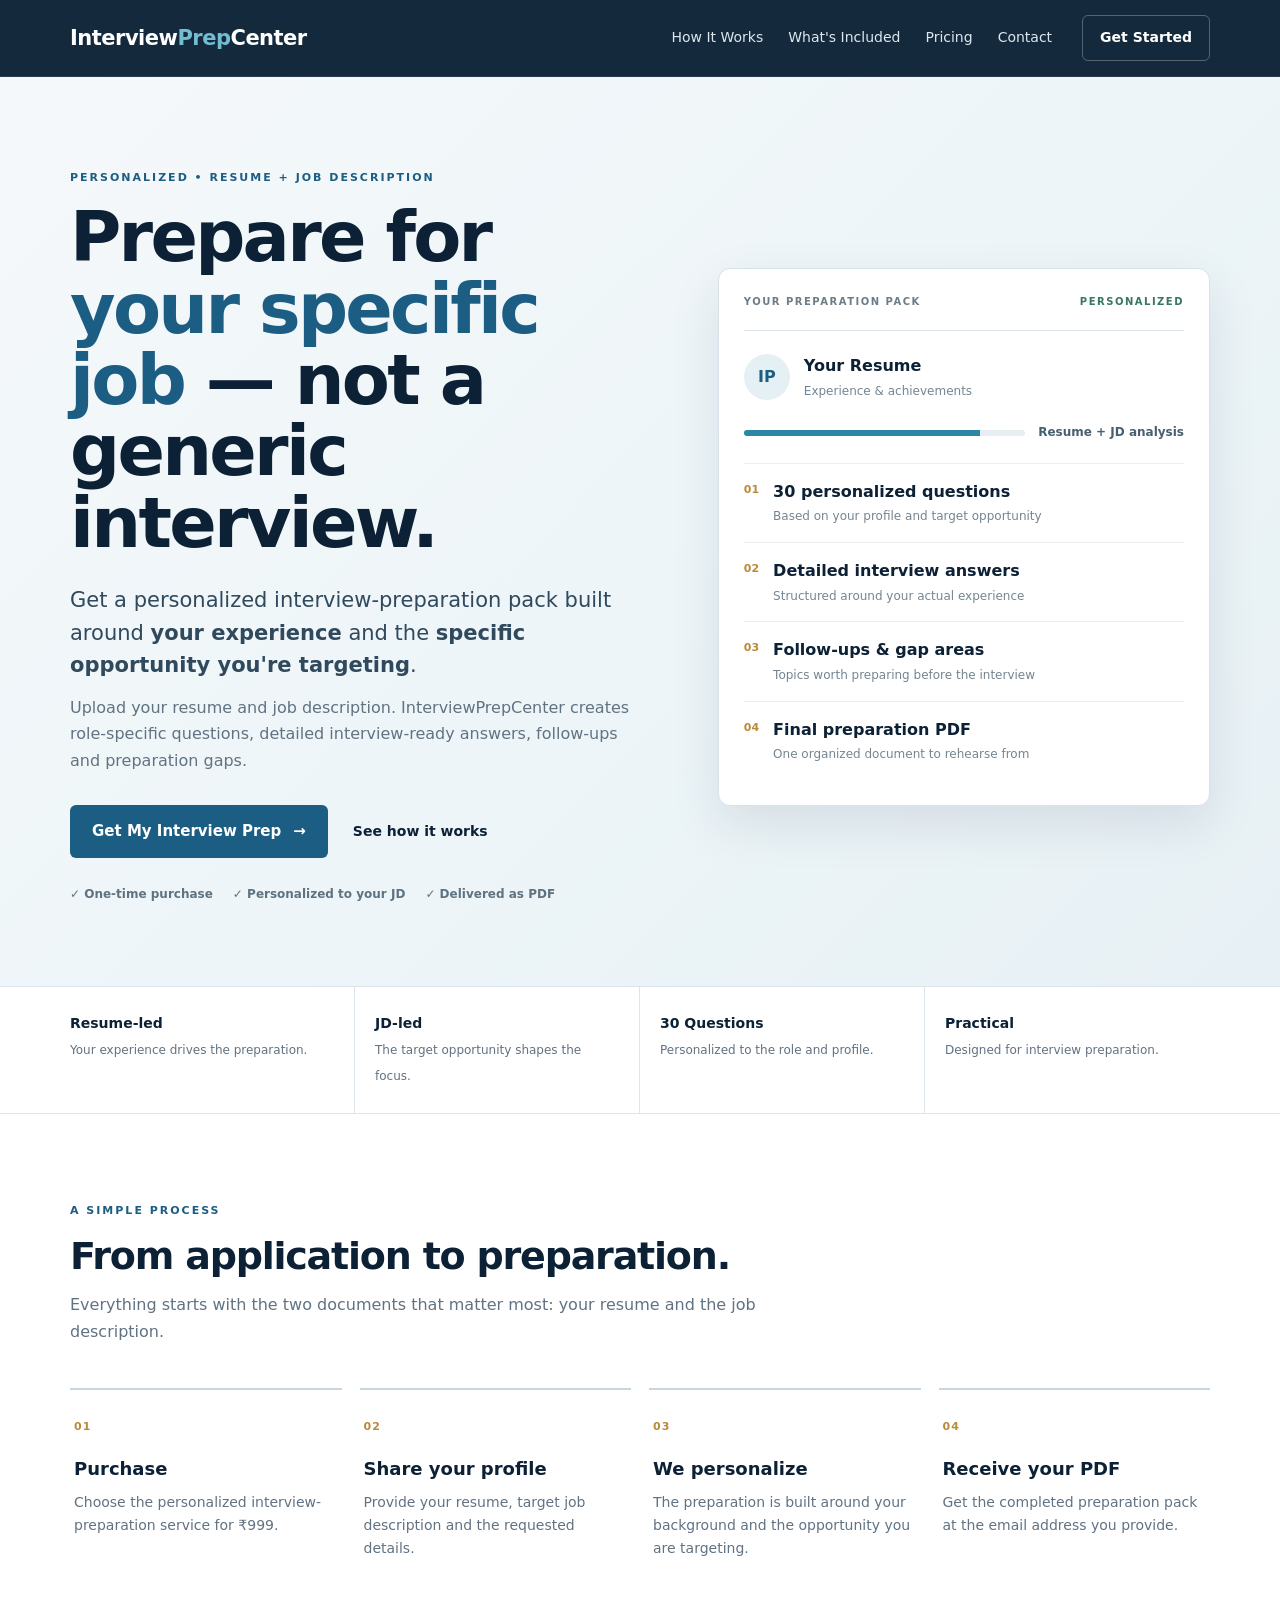
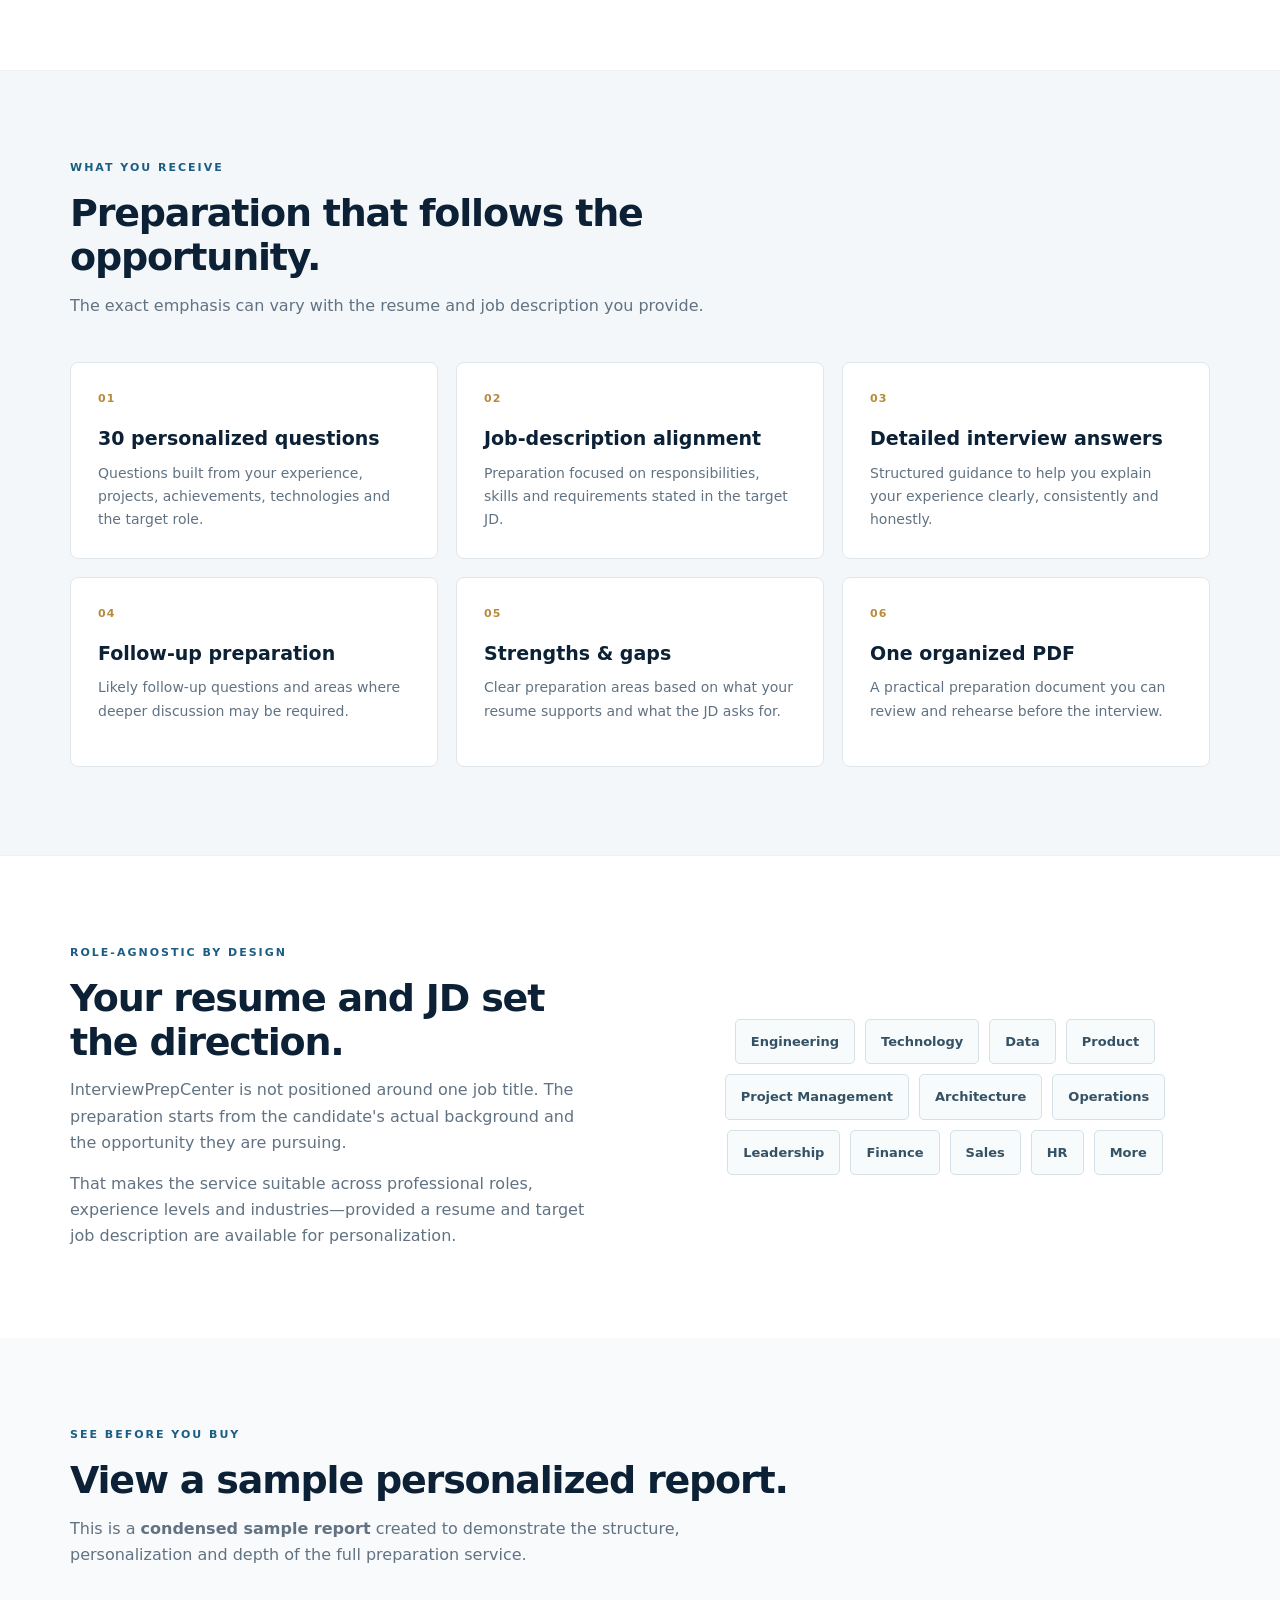
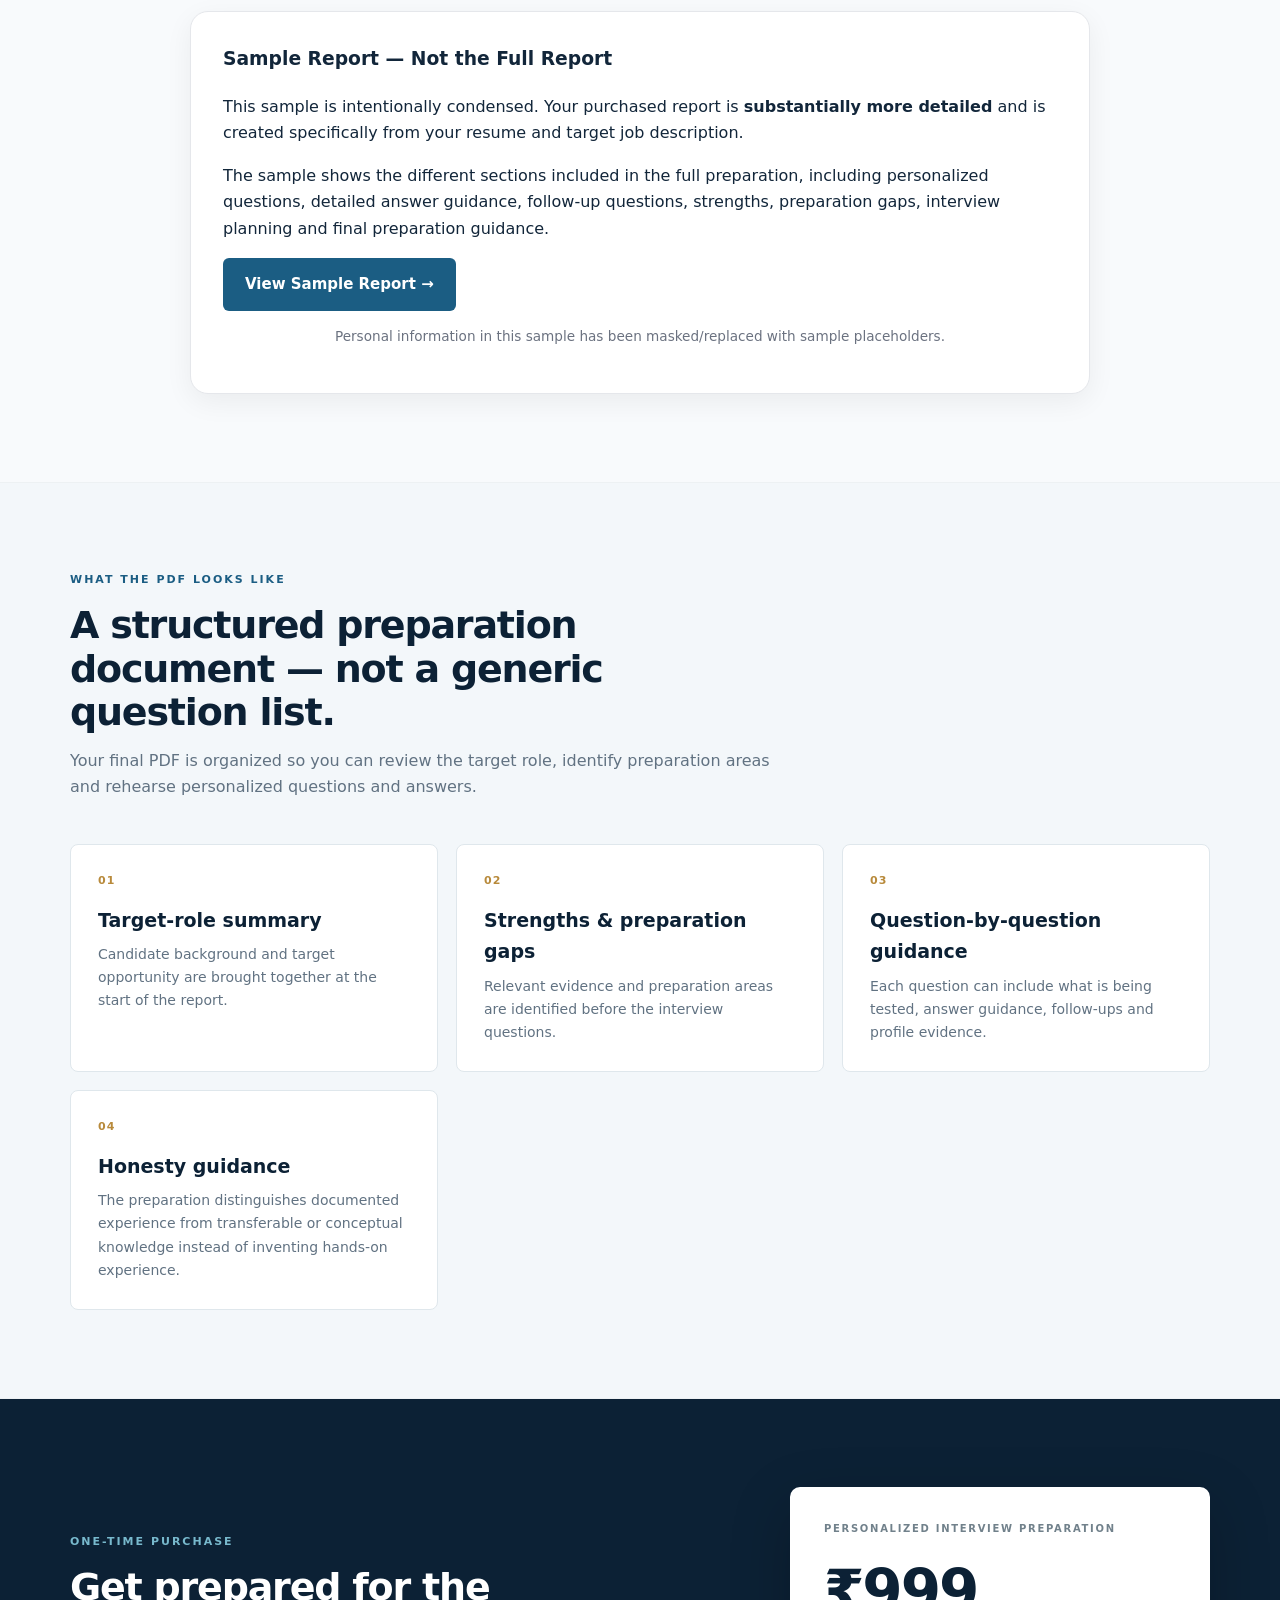
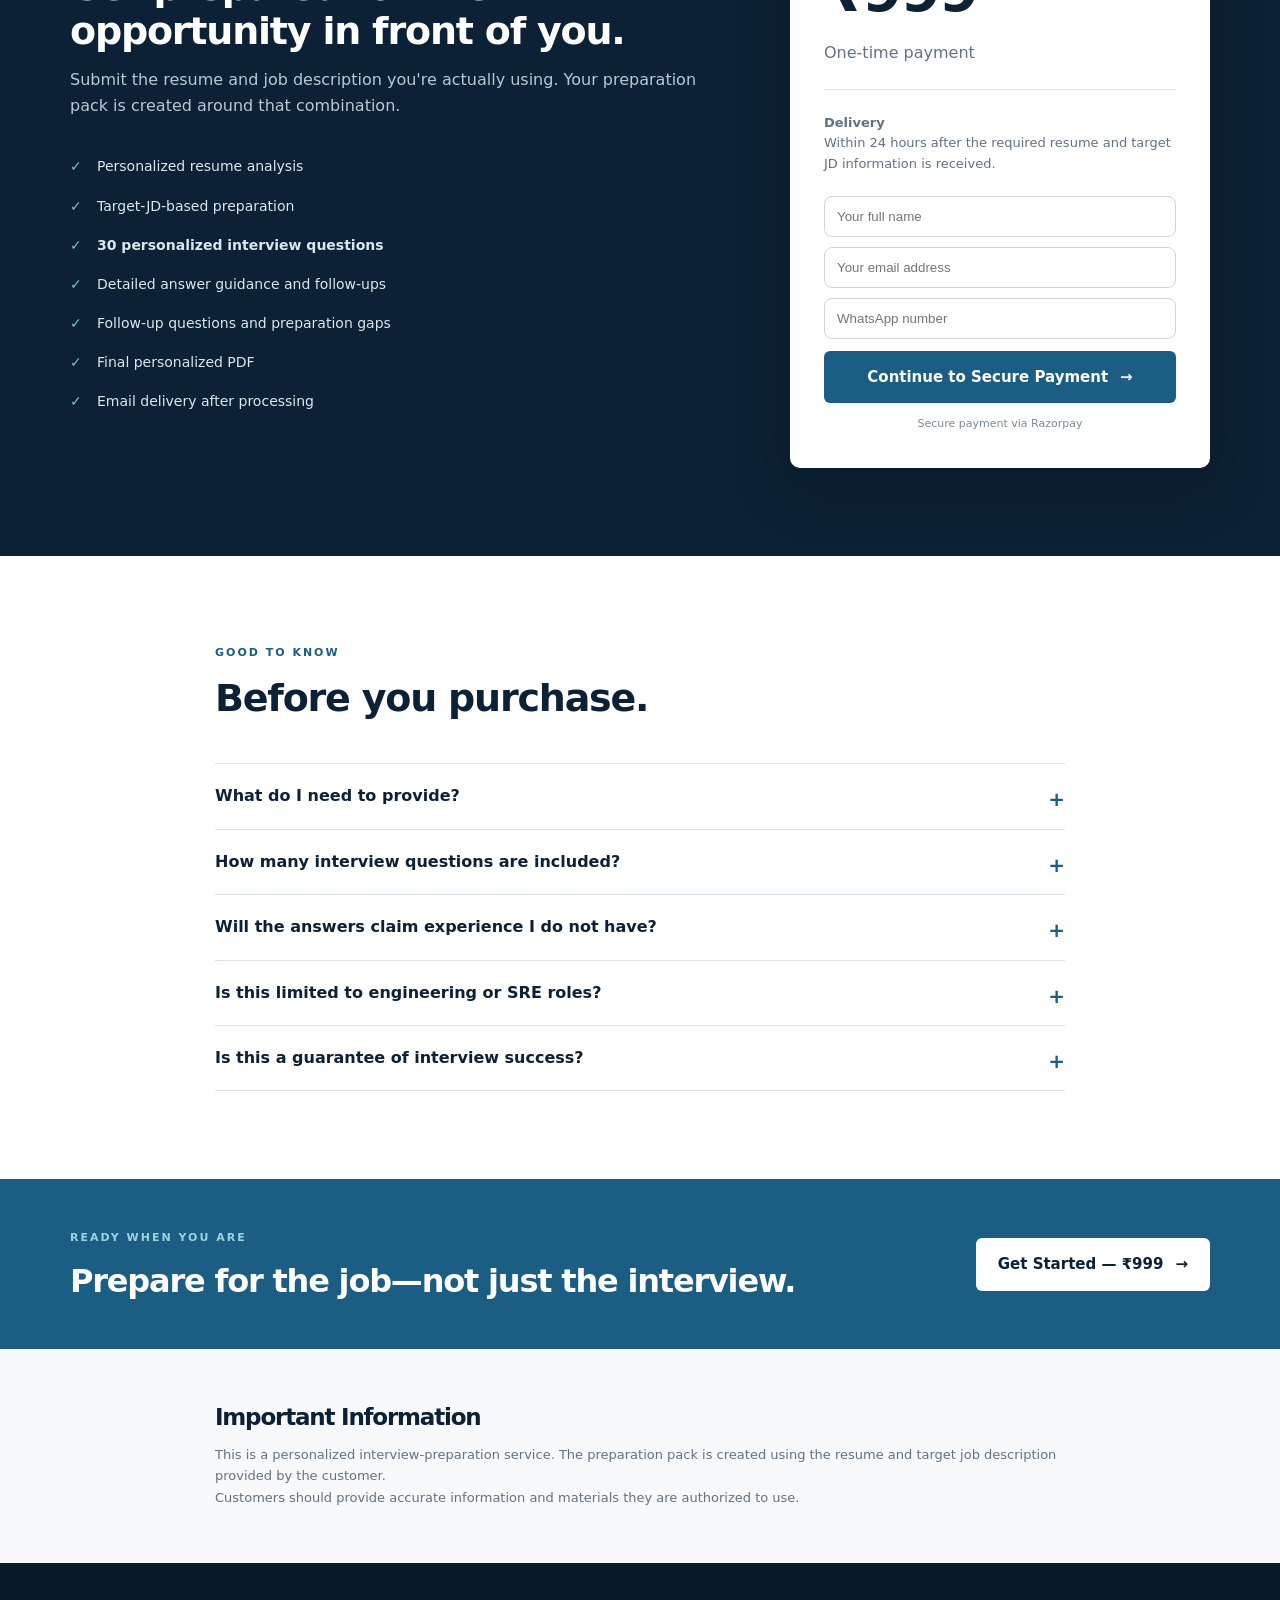
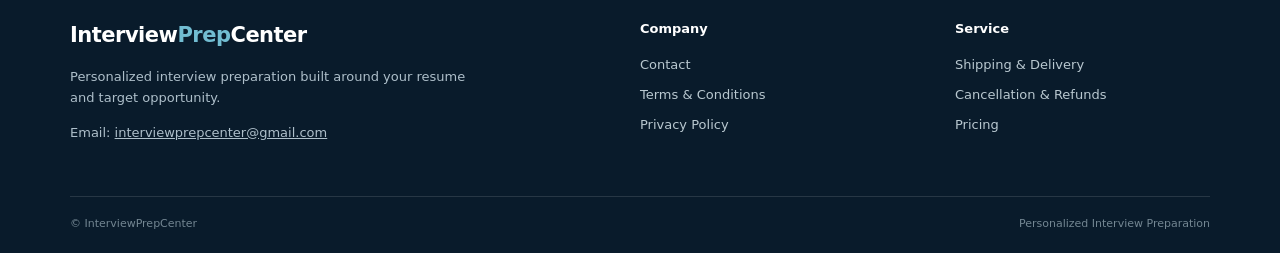
<file: index.html>
<!doctype html>
<html lang="en">
<head>
  <meta charset="utf-8">
  <meta name="viewport" content="width=device-width,initial-scale=1">
  <title>InterviewPrepCenter — Personalized Interview Preparation</title>
  <meta name="description" content="Personalized interview preparation built around your resume and the job description you are targeting.">
  <link rel="stylesheet" href="style.css">
  <style>
    .sample-section { background: #f8fafc; }
    .sample-card { max-width: 900px; margin: 0 auto; background: #fff; border: 1px solid #e5e7eb; border-radius: 18px; padding: 32px; box-shadow: 0 8px 28px rgba(0,0,0,.06); }
    .sample-card h3 { margin-top: 0; }
    .sample-card p { line-height: 1.65; }
    .sample-card .secure-note { margin-top: 14px; color: #6b7280; font-size: .85rem; }
  </style>

</head>
<body>
<header class="site-header">
  <nav class="nav container">
    <a class="logo" href="index.html">Interview<span>Prep</span>Center</a>
    <div class="nav-links">
      <a href="#how">How It Works</a>
      <a href="#included">What's Included</a>
      <a href="#pricing">Pricing</a>
      <a href="contact.html">Contact</a>
    </div>
    <a class="nav-cta" href="#pricing">Get Started</a>
  </nav>
</header>

<main>
  <section class="hero">
    <div class="container hero-grid">
      <div class="hero-copy">
        <div class="eyebrow">PERSONALIZED • RESUME + JOB DESCRIPTION</div>
        <h1>Prepare for <em>your specific job</em> — not a generic interview.</h1>
        <p class="hero-lead">Get a personalized interview-preparation pack built around <strong>your experience</strong> and the <strong>specific opportunity you're targeting</strong>.</p>
        <p class="hero-sub">Upload your resume and job description. InterviewPrepCenter creates role-specific questions, detailed interview-ready answers, follow-ups and preparation gaps.</p>
        <div class="hero-actions">
          <a class="btn btn-primary" href="#pricing">Get My Interview Prep <span>→</span></a>
          <a class="text-link" href="#how">See how it works</a>
        </div>
        <div class="trust-row"><span>✓ One-time purchase</span><span>✓ Personalized to your JD</span><span>✓ Delivered as PDF</span></div>
      </div>
      <div class="hero-panel">
        <div class="panel-top"><span>YOUR PREPARATION PACK</span><span class="status">PERSONALIZED</span></div>
        <div class="profile-line"><div class="avatar">IP</div><div><strong>Your Resume</strong><small>Experience & achievements</small></div></div>
        <div class="match-line"><div class="match-bar"><span></span></div><strong>Resume + JD analysis</strong></div>
        <div class="prep-list">
          <div><span>01</span><p><strong>30 personalized questions</strong><small>Based on your profile and target opportunity</small></p></div>
          <div><span>02</span><p><strong>Detailed interview answers</strong><small>Structured around your actual experience</small></p></div>
          <div><span>03</span><p><strong>Follow-ups & gap areas</strong><small>Topics worth preparing before the interview</small></p></div>
          <div><span>04</span><p><strong>Final preparation PDF</strong><small>One organized document to rehearse from</small></p></div>
        </div>
      </div>
    </div>
  </section>

  <section class="proof-strip">
    <div class="container proof-grid"><div><strong>Resume-led</strong><span>Your experience drives the preparation.</span></div><div><strong>JD-led</strong><span>The target opportunity shapes the focus.</span></div><div><strong>30 Questions</strong><span>Personalized to the role and profile.</span></div><div><strong>Practical</strong><span>Designed for interview preparation.</span></div></div>
  </section>

  <section id="how" class="section">
    <div class="container">
      <div class="section-heading"><div class="eyebrow">A SIMPLE PROCESS</div><h2>From application to preparation.</h2><p>Everything starts with the two documents that matter most: your resume and the job description.</p></div>
      <div class="steps">
        <div class="step"><span>01</span><h3>Purchase</h3><p>Choose the personalized interview-preparation service for ₹999.</p></div>
        <div class="step"><span>02</span><h3>Share your profile</h3><p>Provide your resume, target job description and the requested details.</p></div>
        <div class="step"><span>03</span><h3>We personalize</h3><p>The preparation is built around your background and the opportunity you are targeting.</p></div>
        <div class="step"><span>04</span><h3>Receive your PDF</h3><p>Get the completed preparation pack at the email address you provide.</p></div>
      </div>
    </div>
  </section>

  <section id="included" class="section section-soft">
    <div class="container">
      <div class="section-heading"><div class="eyebrow">WHAT YOU RECEIVE</div><h2>Preparation that follows the opportunity.</h2><p>The exact emphasis can vary with the resume and job description you provide.</p></div>
      <div class="feature-grid">
        <article class="feature"><div class="feature-icon">01</div><h3>30 personalized questions</h3><p>Questions built from your experience, projects, achievements, technologies and the target role.</p></article>
        <article class="feature"><div class="feature-icon">02</div><h3>Job-description alignment</h3><p>Preparation focused on responsibilities, skills and requirements stated in the target JD.</p></article>
        <article class="feature"><div class="feature-icon">03</div><h3>Detailed interview answers</h3><p>Structured guidance to help you explain your experience clearly, consistently and honestly.</p></article>
        <article class="feature"><div class="feature-icon">04</div><h3>Follow-up preparation</h3><p>Likely follow-up questions and areas where deeper discussion may be required.</p></article>
        <article class="feature"><div class="feature-icon">05</div><h3>Strengths & gaps</h3><p>Clear preparation areas based on what your resume supports and what the JD asks for.</p></article>
        <article class="feature"><div class="feature-icon">06</div><h3>One organized PDF</h3><p>A practical preparation document you can review and rehearse before the interview.</p></article>
      </div>
    </div>
  </section>

  <section class="section audience">
    <div class="container audience-grid">
      <div><div class="eyebrow">ROLE-AGNOSTIC BY DESIGN</div><h2>Your resume and JD set the direction.</h2><p>InterviewPrepCenter is not positioned around one job title. The preparation starts from the candidate's actual background and the opportunity they are pursuing.</p><p>That makes the service suitable across professional roles, experience levels and industries—provided a resume and target job description are available for personalization.</p></div>
      <div class="role-cloud"><span>Engineering</span><span>Technology</span><span>Data</span><span>Product</span><span>Project Management</span><span>Architecture</span><span>Operations</span><span>Leadership</span><span>Finance</span><span>Sales</span><span>HR</span><span>More</span></div>
    </div>
  </section>

  <section class="section sample-section">
    <div class="container">
      <div class="section-heading">
        <div class="eyebrow">SEE BEFORE YOU BUY</div>
                <h2>View a sample personalized report.</h2>
        <p>This is a <strong>condensed sample report</strong> created to demonstrate the structure, personalization and depth of the full preparation service.</p>
      </div>
      <div class="sample-card">
        <div>
          <h3>Sample Report — Not the Full Report</h3>
          <p>This sample is intentionally condensed. Your purchased report is <strong>substantially more detailed</strong> and is created specifically from your resume and target job description.</p>
          <p>The sample shows the different sections included in the full preparation, including personalized questions, detailed answer guidance, follow-up questions, strengths, preparation gaps, interview planning and final preparation guidance.</p>
          <a class="btn btn-primary" href="InterviewPrepCenter_Sample_Personalized_Report_Masked.pdf?v=2" target="_blank" rel="noopener">View Sample Report →</a>
          <p class="secure-note">Personal information in this sample has been masked/replaced with sample placeholders.</p>
        </div>
      </div>
    </div>
  </section>

  <section class="section section-soft">
    <div class="container">
      <div class="section-heading">
        <div class="eyebrow">WHAT THE PDF LOOKS LIKE</div>
        <h2>A structured preparation document — not a generic question list.</h2>
        <p>Your final PDF is organized so you can review the target role, identify preparation areas and rehearse personalized questions and answers.</p>
      </div>
      <div class="feature-grid">
        <article class="feature"><div class="feature-icon">01</div><h3>Target-role summary</h3><p>Candidate background and target opportunity are brought together at the start of the report.</p></article>
        <article class="feature"><div class="feature-icon">02</div><h3>Strengths & preparation gaps</h3><p>Relevant evidence and preparation areas are identified before the interview questions.</p></article>
        <article class="feature"><div class="feature-icon">03</div><h3>Question-by-question guidance</h3><p>Each question can include what is being tested, answer guidance, follow-ups and profile evidence.</p></article>
        <article class="feature"><div class="feature-icon">04</div><h3>Honesty guidance</h3><p>The preparation distinguishes documented experience from transferable or conceptual knowledge instead of inventing hands-on experience.</p></article>
      </div>
    </div>
  </section>

  <section id="pricing" class="section pricing-section">
    <div class="container pricing-wrap">
      <div class="pricing-copy"><div class="eyebrow">ONE-TIME PURCHASE</div><h2>Get prepared for the opportunity in front of you.</h2><p>Submit the resume and job description you're actually using. Your preparation pack is created around that combination.</p><ul class="check-list"><li>Personalized resume analysis</li><li>Target-JD-based preparation</li><li><strong>30 personalized interview questions</strong></li><li>Detailed answer guidance and follow-ups</li><li>Follow-up questions and preparation gaps</li><li>Final personalized PDF</li><li>Email delivery after processing</li></ul></div>
      <div class="price-card"><div class="price-label">PERSONALIZED INTERVIEW PREPARATION</div><div class="price">₹999</div><p>One-time payment</p><div class="price-divider"></div><p class="delivery"><strong>Delivery</strong><br>Within 24 hours after the required resume and target JD information is received.</p><div id="customerDetails" style="margin-top:20px;">

  <input
    type="text"
    id="customerName"
    placeholder="Your full name"
    required
    style="width:100%;padding:12px;margin-bottom:10px;border:1px solid #d1d5db;border-radius:8px;box-sizing:border-box;"
  >

  <input
    type="email"
    id="customerEmail"
    placeholder="Your email address"
    required
    style="width:100%;padding:12px;margin-bottom:10px;border:1px solid #d1d5db;border-radius:8px;box-sizing:border-box;"
  >

  <input
    type="tel"
    id="customerWhatsapp"
    placeholder="WhatsApp number"
    required
    style="width:100%;padding:12px;margin-bottom:12px;border:1px solid #d1d5db;border-radius:8px;box-sizing:border-box;"
  >

  <a
    class="btn btn-primary btn-wide"
    href="#"
    id="purchaseButton"
  >
    Continue to Secure Payment <span>→</span>
  </a>

</div><small class="secure-note">Secure payment via Razorpay</small></div>
    </div>
  </section>

  <section class="section faq">
    <div class="container narrow"><div class="section-heading"><div class="eyebrow">GOOD TO KNOW</div><h2>Before you purchase.</h2></div>
      <details><summary>What do I need to provide?</summary><p>You provide your resume, target job description and the requested interview details after payment.</p></details>
      <details><summary>How many interview questions are included?</summary><p>The preparation pack includes 30 personalized interview questions with detailed answer guidance and follow-up preparation.</p></details>
      <details><summary>Will the answers claim experience I do not have?</summary><p>The preparation is designed to distinguish documented experience from transferable or conceptual knowledge. It should not be used to claim hands-on experience that your profile does not support.</p></details>
      <details><summary>Is this limited to engineering or SRE roles?</summary><p>No. The website is intentionally role-agnostic. The preparation is driven by the resume and target JD rather than by a fixed job title.</p></details>
      <details><summary>Is this a guarantee of interview success?</summary><p>No. This is an interview-preparation service. It does not guarantee interview selection, employment, promotion, compensation or any specific interview outcome.</p></details>
    </div>
  </section>

  <section class="final-cta"><div class="container final-cta-inner"><div><div class="eyebrow">READY WHEN YOU ARE</div><h2>Prepare for the job—not just the interview.</h2></div><a class="btn btn-light" href="#pricing">Get Started — ₹999 <span>→</span></a></div></section>

  <section class="section important"><div class="container narrow"><h2>Important Information</h2><p>This is a personalized interview-preparation service. The preparation pack is created using the resume and target job description provided by the customer.</p><p>Customers should provide accurate information and materials they are authorized to use.</p></div></section>
</main>

<footer><div class="container footer-grid"><div><a class="logo footer-logo" href="index.html">Interview<span>Prep</span>Center</a><p>Personalized interview preparation built around your resume and target opportunity.</p><p>Email: <a href="mailto:interviewprepcenter@gmail.com">interviewprepcenter@gmail.com</a></p></div><div><strong>Company</strong><a href="contact.html">Contact</a><a href="terms.html">Terms & Conditions</a><a href="privacy.html">Privacy Policy</a></div><div><strong>Service</strong><a href="shipping.html">Shipping & Delivery</a><a href="refund.html">Cancellation & Refunds</a><a href="#pricing">Pricing</a></div></div><div class="container footer-bottom"><span>© InterviewPrepCenter</span><span>Personalized Interview Preparation</span></div></footer>

<script>
    // Daily unique visitor tracking
  const VISITOR_TRACKING_URL =
  'https://script.google.com/macros/s/AKfycbwl5AaIJ7D5LaAOL7eCURE4Ibjckiu-ZtNGqJ6Oj9jigqWYZkFt1drAWZ5v1IgGXRxo/exec?action=trackVisit';

  let visitorId = localStorage.getItem('ipcVisitorId');

  if (!visitorId) {
    visitorId = crypto.randomUUID();
    localStorage.setItem('ipcVisitorId', visitorId);
  }

  const visitPixel = new Image();
  visitPixel.src =
    VISITOR_TRACKING_URL +
    '&visitorId=' + encodeURIComponent(visitorId);
  // Set this to the deployed Apps Script web-app URL that creates a new PIA order
  // and returns/redirects the customer to its Razorpay Payment Link.
  const CHECKOUT_URL =
    'https://script.google.com/macros/s/AKfycbwl5AaIJ7D5LaAOL7eCURE4Ibjckiu-ZtNGqJ6Oj9jigqWYZkFt1drAWZ5v1IgGXRxo/exec?action=createOrder';

  document.getElementById('purchaseButton').addEventListener('click', function (e) {
    e.preventDefault();

    const name =
      document.getElementById('customerName').value.trim();

    const email =
      document.getElementById('customerEmail').value.trim();

    const whatsapp =
      document.getElementById('customerWhatsapp').value.trim();

    if (!name || !email || !whatsapp) {
      alert('Please enter your name, email address, and WhatsApp number.');
      return;
    }

    const checkoutUrl =
      CHECKOUT_URL +
      '&name=' + encodeURIComponent(name) +
      '&email=' + encodeURIComponent(email) +
      '&whatsapp=' + encodeURIComponent(whatsapp);

    window.location.href = checkoutUrl;
  });
</script>
</body>
</html>
</file>
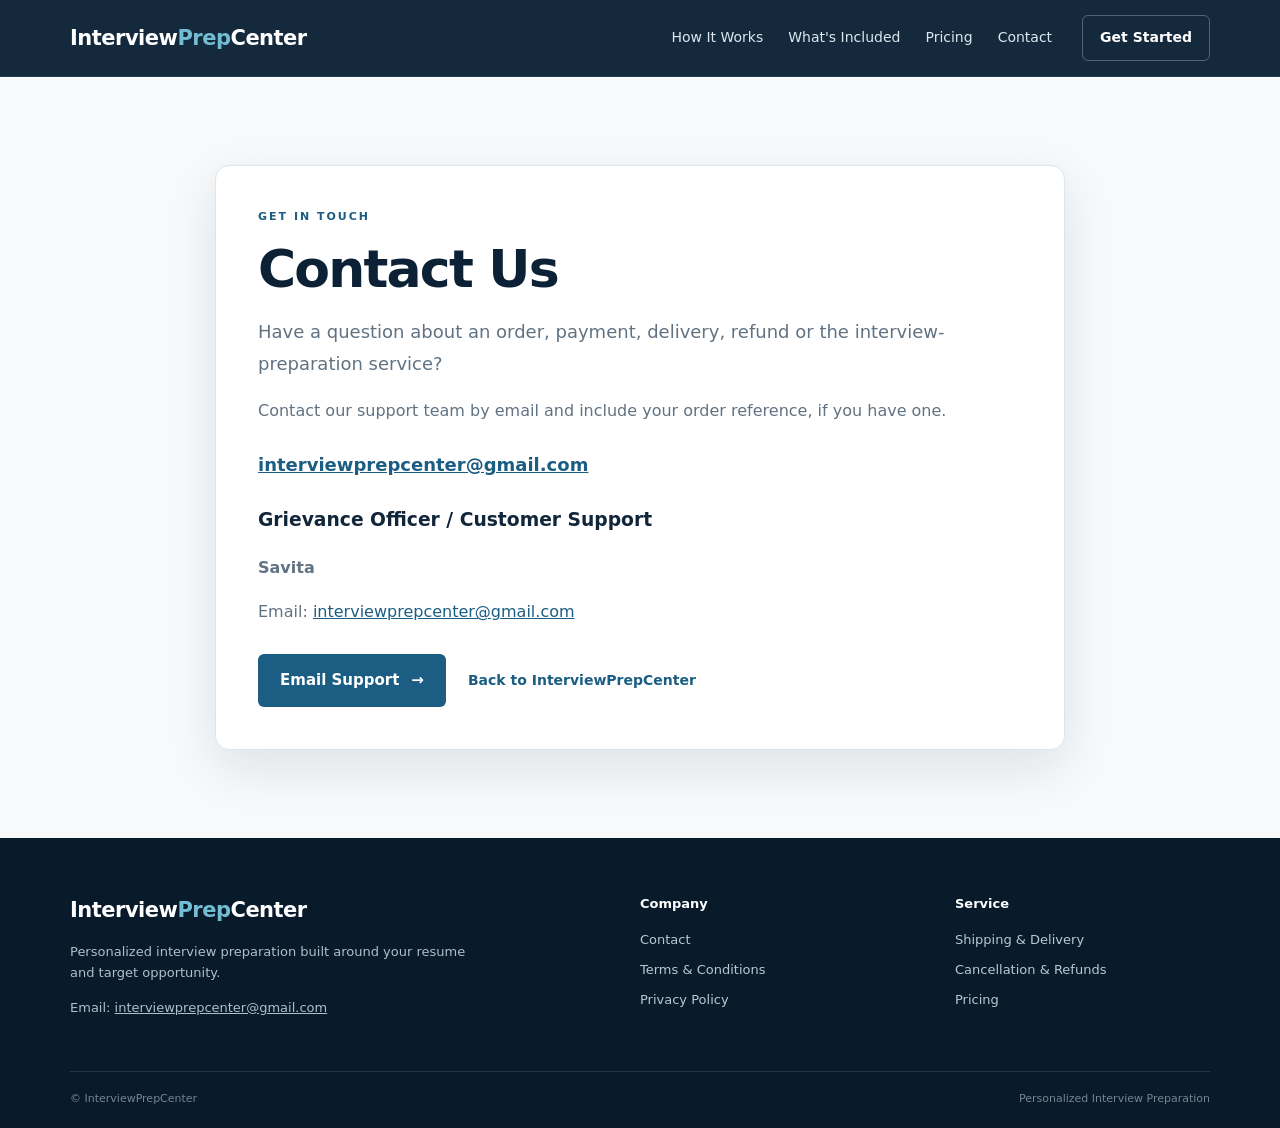
<file: contact.html>
<!doctype html>
<html lang="en">
<head>
  <meta charset="utf-8">
  <meta name="viewport" content="width=device-width,initial-scale=1">
  <title>Contact — InterviewPrepCenter</title>
  <meta name="description" content="Contact InterviewPrepCenter for order, payment, delivery, refund or general support enquiries.">
  <link rel="stylesheet" href="style.css">
</head>
<body>
<header class="site-header">
  <nav class="nav container">
    <a class="logo" href="index.html">Interview<span>Prep</span>Center</a>
    <div class="nav-links">
      <a href="index.html#how">How It Works</a>
      <a href="index.html#included">What's Included</a>
      <a href="index.html#pricing">Pricing</a>
      <a href="contact.html">Contact</a>
    </div>
    <a class="nav-cta" href="index.html#pricing">Get Started</a>
  </nav>
</header>

<main>
  <section class="section page-section">
  <div class="container narrow">
    <div class="page-card">
      <div class="eyebrow">GET IN TOUCH</div>
      <h1>Contact Us</h1>
      <p class="page-lead">Have a question about an order, payment, delivery, refund or the interview-preparation service?</p>
      <p>Contact our support team by email and include your order reference, if you have one.</p>
      <p class="page-email"><a href="mailto:interviewprepcenter@gmail.com">interviewprepcenter@gmail.com</a></p>
        <div class="grievance-section">
        <h3>Grievance Officer / Customer Support</h3>
        <p><strong>Savita</strong></p>
        <p>Email: <a href="mailto:interviewprepcenter@gmail.com">interviewprepcenter@gmail.com</a></p>
      </div>
      <div class="page-actions">
        <a class="btn btn-primary" href="mailto:interviewprepcenter@gmail.com">Email Support <span>→</span></a>
        <a class="text-link" href="index.html">Back to InterviewPrepCenter</a>
      </div>
    </div>
  </div>
</section>
</main>

<footer>
  <div class="container footer-grid">
    <div>
      <a class="logo footer-logo" href="index.html">Interview<span>Prep</span>Center</a>
      <p>Personalized interview preparation built around your resume and target opportunity.</p>
      <p>Email: <a href="mailto:interviewprepcenter@gmail.com">interviewprepcenter@gmail.com</a></p>
    </div>
    <div>
      <strong>Company</strong>
      <a href="contact.html">Contact</a>
      <a href="terms.html">Terms &amp; Conditions</a>
      <a href="privacy.html">Privacy Policy</a>
    </div>
    <div>
      <strong>Service</strong>
      <a href="shipping.html">Shipping &amp; Delivery</a>
      <a href="refund.html">Cancellation &amp; Refunds</a>
      <a href="index.html#pricing">Pricing</a>
    </div>
  </div>
  <div class="container footer-bottom">
    <span>© InterviewPrepCenter</span>
    <span>Personalized Interview Preparation</span>
  </div>
</footer>
</body>
</html>
</file>
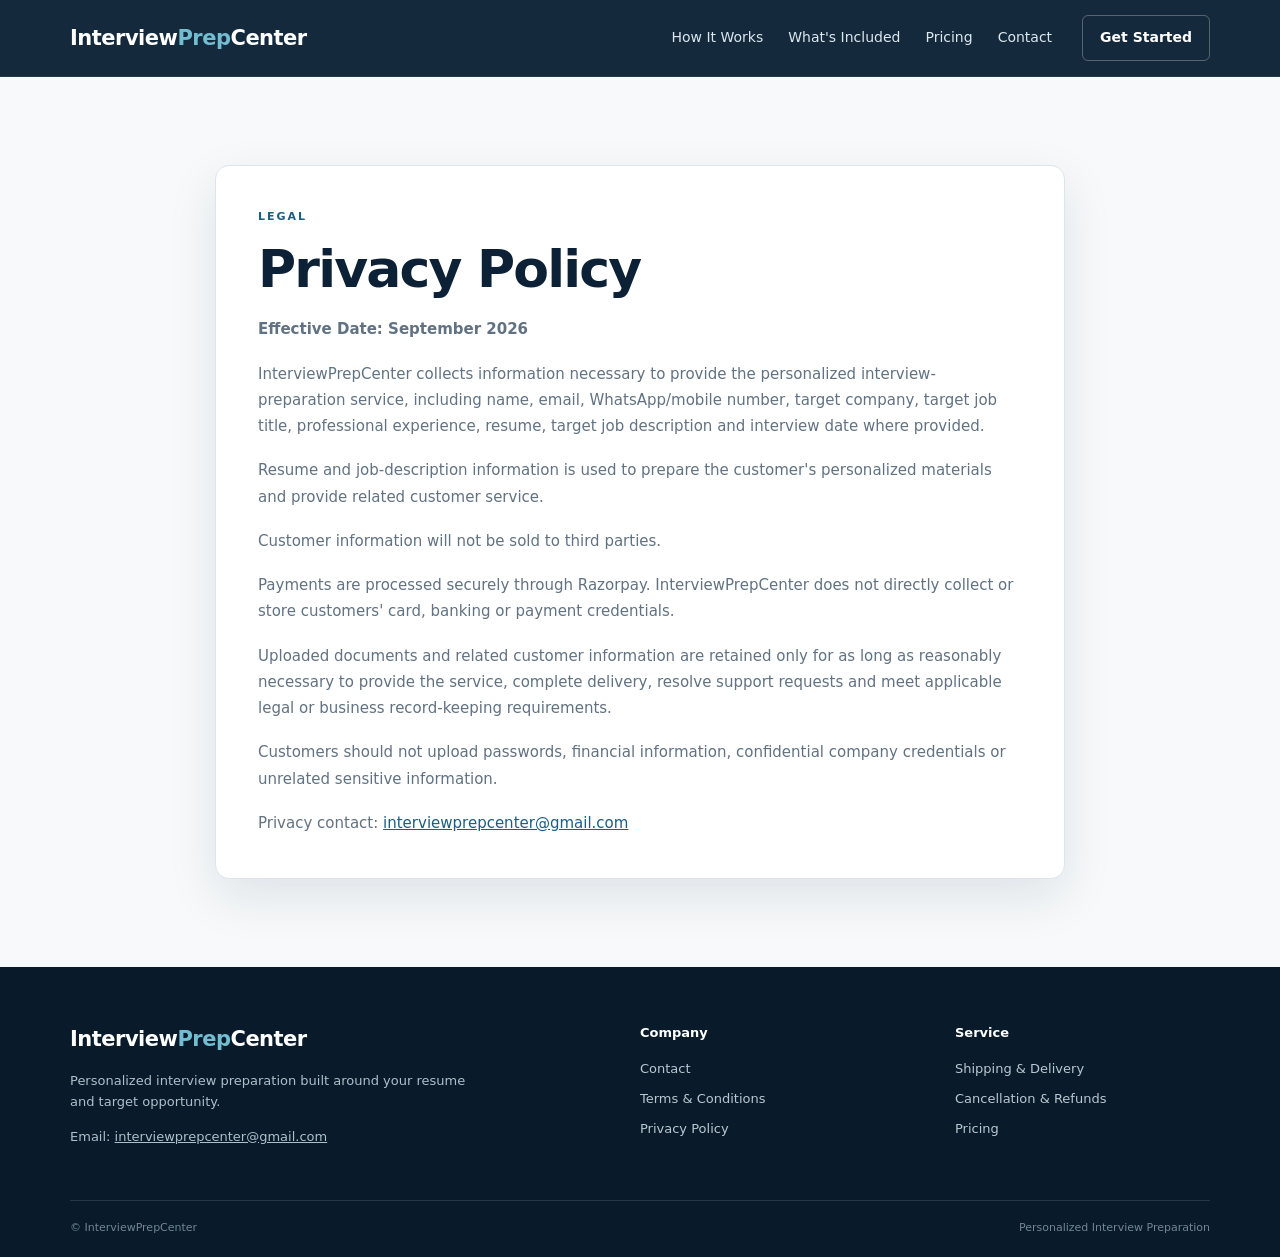
<file: privacy.html>
<!doctype html>
<html lang="en">
<head>
  <meta charset="utf-8">
  <meta name="viewport" content="width=device-width,initial-scale=1">
  <title>Privacy Policy — InterviewPrepCenter</title>
  <meta name="description" content="Privacy policy for the InterviewPrepCenter personalized interview-preparation service.">
  <link rel="stylesheet" href="style.css">
</head>
<body>
<header class="site-header">
  <nav class="nav container">
    <a class="logo" href="index.html">Interview<span>Prep</span>Center</a>
    <div class="nav-links">
      <a href="index.html#how">How It Works</a>
      <a href="index.html#included">What's Included</a>
      <a href="index.html#pricing">Pricing</a>
      <a href="contact.html">Contact</a>
    </div>
    <a class="nav-cta" href="index.html#pricing">Get Started</a>
  </nav>
</header>

<main>
  <section class="section page-section">
  <div class="container narrow">
    <article class="page-card policy">
      <div class="eyebrow">LEGAL</div>
      <h1>Privacy Policy</h1>
      <p><strong>Effective Date: September 2026</strong></p>
      <p>InterviewPrepCenter collects information necessary to provide the personalized interview-preparation service, including name, email, WhatsApp/mobile number, target company, target job title, professional experience, resume, target job description and interview date where provided.</p>
      <p>Resume and job-description information is used to prepare the customer's personalized materials and provide related customer service.</p>
      <p>Customer information will not be sold to third parties.</p>
      <p>Payments are processed securely through Razorpay. InterviewPrepCenter does not directly collect or store customers' card, banking or payment credentials.</p>
      <p>Uploaded documents and related customer information are retained only for as long as reasonably necessary to provide the service, complete delivery, resolve support requests and meet applicable legal or business record-keeping requirements.</p>
      <p>Customers should not upload passwords, financial information, confidential company credentials or unrelated sensitive information.</p>
      <p>Privacy contact: <a href="mailto:interviewprepcenter@gmail.com">interviewprepcenter@gmail.com</a></p>
    </article>
  </div>
</section>
</main>

<footer>
  <div class="container footer-grid">
    <div>
      <a class="logo footer-logo" href="index.html">Interview<span>Prep</span>Center</a>
      <p>Personalized interview preparation built around your resume and target opportunity.</p>
      <p>Email: <a href="mailto:interviewprepcenter@gmail.com">interviewprepcenter@gmail.com</a></p>
    </div>
    <div>
      <strong>Company</strong>
      <a href="contact.html">Contact</a>
      <a href="terms.html">Terms &amp; Conditions</a>
      <a href="privacy.html">Privacy Policy</a>
    </div>
    <div>
      <strong>Service</strong>
      <a href="shipping.html">Shipping &amp; Delivery</a>
      <a href="refund.html">Cancellation &amp; Refunds</a>
      <a href="index.html#pricing">Pricing</a>
    </div>
  </div>
  <div class="container footer-bottom">
    <span>© InterviewPrepCenter</span>
    <span>Personalized Interview Preparation</span>
  </div>
</footer>
</body>
</html>
</file>
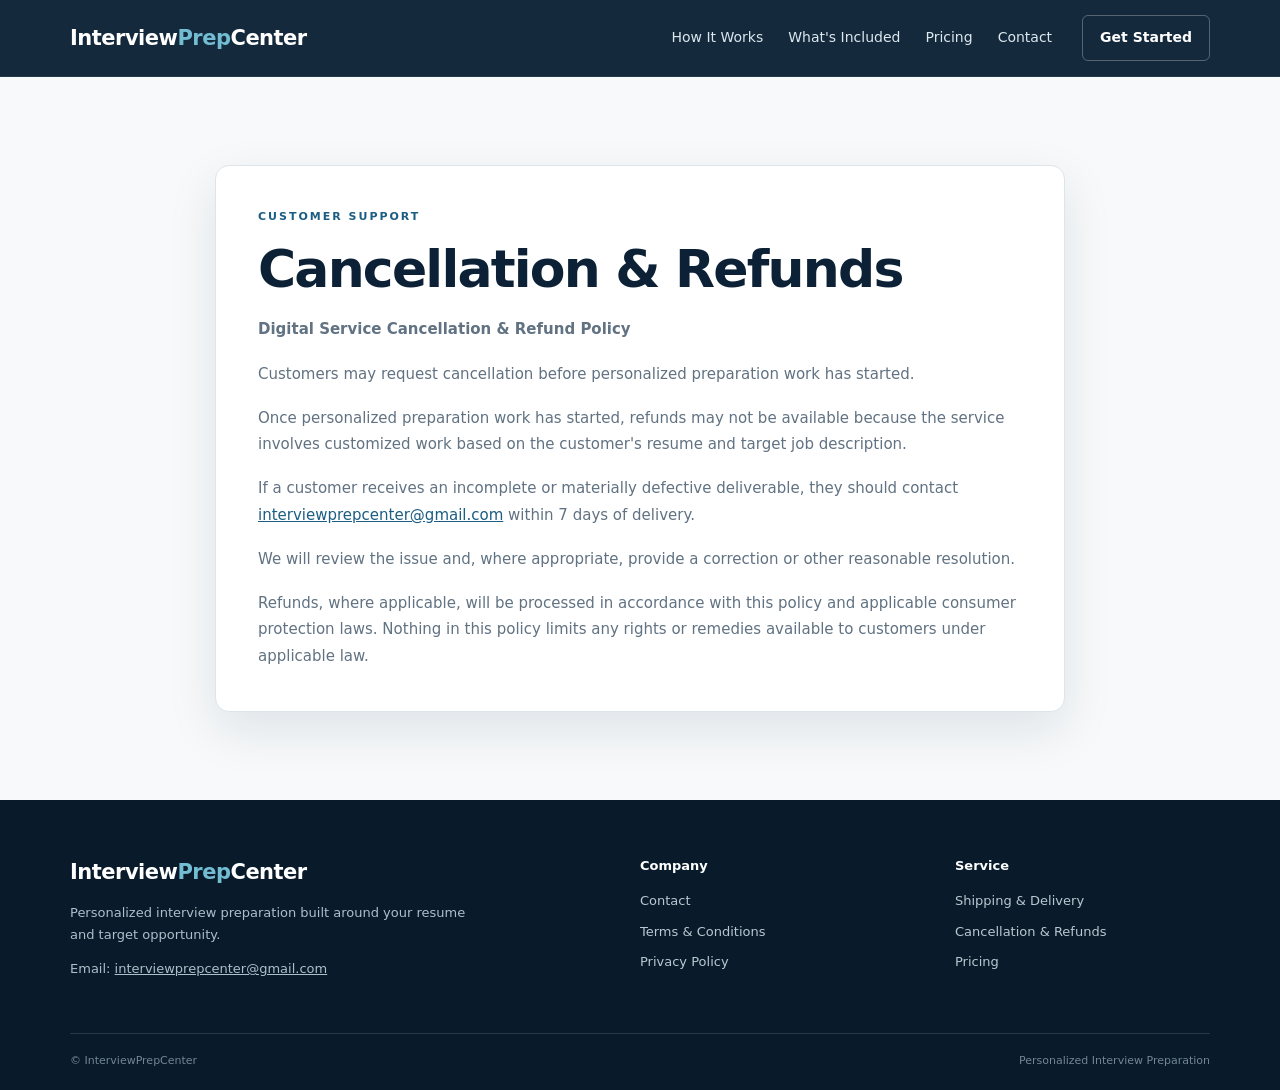
<file: refund.html>
<!doctype html>
<html lang="en">
<head>
  <meta charset="utf-8">
  <meta name="viewport" content="width=device-width,initial-scale=1">
  <title>Cancellation & Refunds — InterviewPrepCenter</title>
  <meta name="description" content="Cancellation and refund policy for InterviewPrepCenter.">
  <link rel="stylesheet" href="style.css">
</head>
<body>
<header class="site-header">
  <nav class="nav container">
    <a class="logo" href="index.html">Interview<span>Prep</span>Center</a>
    <div class="nav-links">
      <a href="index.html#how">How It Works</a>
      <a href="index.html#included">What's Included</a>
      <a href="index.html#pricing">Pricing</a>
      <a href="contact.html">Contact</a>
    </div>
    <a class="nav-cta" href="index.html#pricing">Get Started</a>
  </nav>
</header>

<main>
  <section class="section page-section">
  <div class="container narrow">
    <article class="page-card policy">
      <div class="eyebrow">CUSTOMER SUPPORT</div>
      <h1>Cancellation &amp; Refunds</h1>
      <p><strong>Digital Service Cancellation &amp; Refund Policy</strong></p>
      <p>Customers may request cancellation before personalized preparation work has started.</p>
      <p>Once personalized preparation work has started, refunds may not be available because the service involves customized work based on the customer's resume and target job description.</p>
      <p>If a customer receives an incomplete or materially defective deliverable, they should contact <a href="mailto:interviewprepcenter@gmail.com">interviewprepcenter@gmail.com</a> within 7 days of delivery.</p>
      <p>We will review the issue and, where appropriate, provide a correction or other reasonable resolution.</p>
      <p>Refunds, where applicable, will be processed in accordance with this policy and applicable consumer protection laws. Nothing in this policy limits any rights or remedies available to customers under applicable law.</p>
    </article>
  </div>
</section>
</main>

<footer>
  <div class="container footer-grid">
    <div>
      <a class="logo footer-logo" href="index.html">Interview<span>Prep</span>Center</a>
      <p>Personalized interview preparation built around your resume and target opportunity.</p>
      <p>Email: <a href="mailto:interviewprepcenter@gmail.com">interviewprepcenter@gmail.com</a></p>
    </div>
    <div>
      <strong>Company</strong>
      <a href="contact.html">Contact</a>
      <a href="terms.html">Terms &amp; Conditions</a>
      <a href="privacy.html">Privacy Policy</a>
    </div>
    <div>
      <strong>Service</strong>
      <a href="shipping.html">Shipping &amp; Delivery</a>
      <a href="refund.html">Cancellation &amp; Refunds</a>
      <a href="index.html#pricing">Pricing</a>
    </div>
  </div>
  <div class="container footer-bottom">
    <span>© InterviewPrepCenter</span>
    <span>Personalized Interview Preparation</span>
  </div>
</footer>
</body>
</html>
</file>
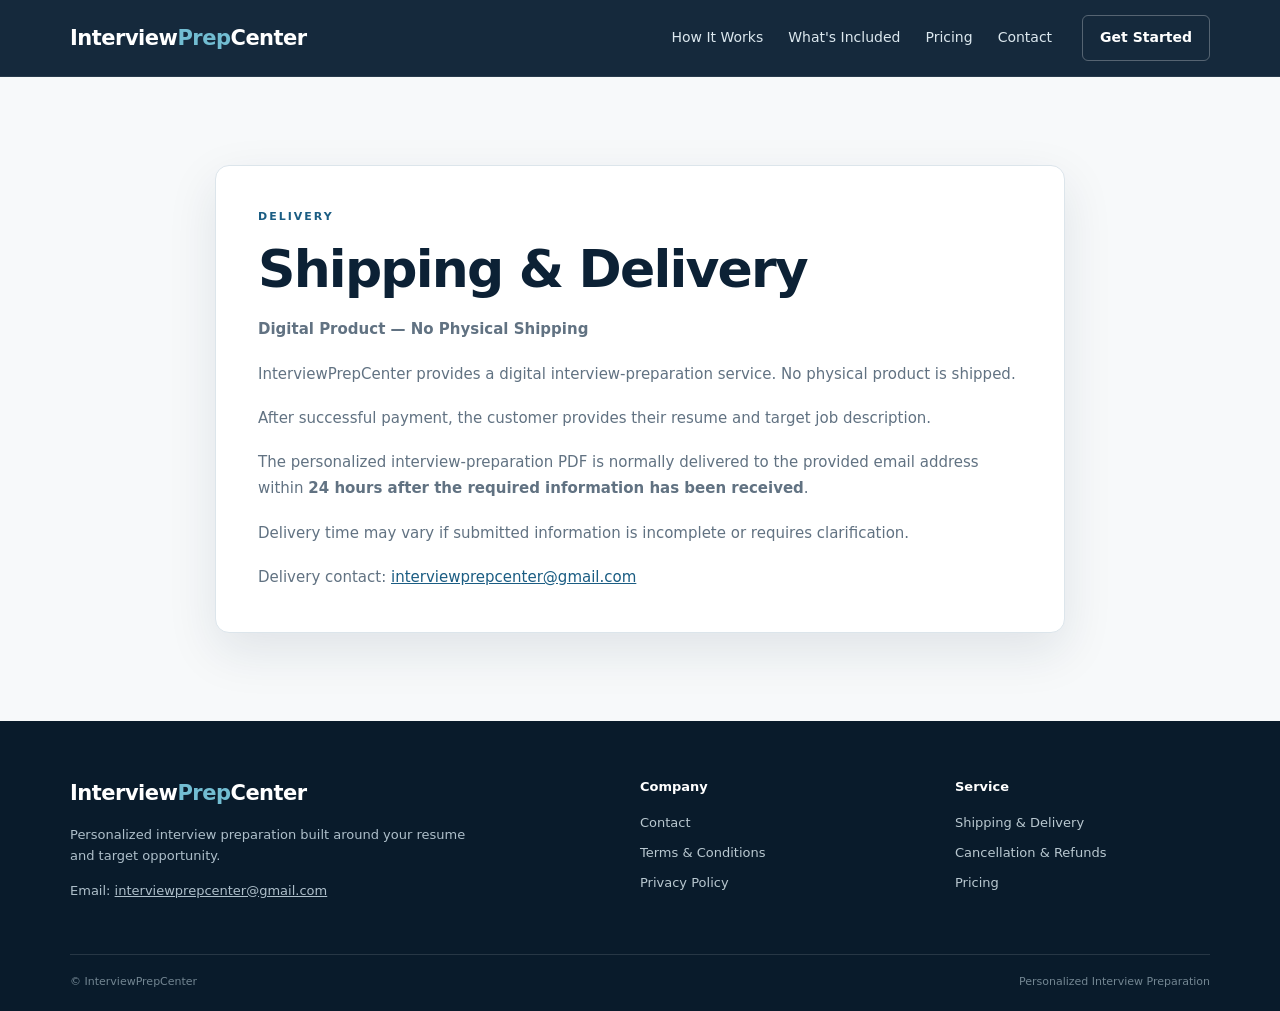
<file: shipping.html>
<!doctype html>
<html lang="en">
<head>
  <meta charset="utf-8">
  <meta name="viewport" content="width=device-width,initial-scale=1">
  <title>Shipping & Delivery — InterviewPrepCenter</title>
  <meta name="description" content="Shipping and digital delivery information for InterviewPrepCenter.">
  <link rel="stylesheet" href="style.css">
</head>
<body>
<header class="site-header">
  <nav class="nav container">
    <a class="logo" href="index.html">Interview<span>Prep</span>Center</a>
    <div class="nav-links">
      <a href="index.html#how">How It Works</a>
      <a href="index.html#included">What's Included</a>
      <a href="index.html#pricing">Pricing</a>
      <a href="contact.html">Contact</a>
    </div>
    <a class="nav-cta" href="index.html#pricing">Get Started</a>
  </nav>
</header>

<main>
  <section class="section page-section">
  <div class="container narrow">
    <article class="page-card policy">
      <div class="eyebrow">DELIVERY</div>
      <h1>Shipping &amp; Delivery</h1>
      <p><strong>Digital Product — No Physical Shipping</strong></p>
      <p>InterviewPrepCenter provides a digital interview-preparation service. No physical product is shipped.</p>
      <p>After successful payment, the customer provides their resume and target job description.</p>
      <p>The personalized interview-preparation PDF is normally delivered to the provided email address within <strong>24 hours after the required information has been received</strong>.</p>
      <p>Delivery time may vary if submitted information is incomplete or requires clarification.</p>
      <p>Delivery contact: <a href="mailto:interviewprepcenter@gmail.com">interviewprepcenter@gmail.com</a></p>
    </article>
  </div>
</section>
</main>

<footer>
  <div class="container footer-grid">
    <div>
      <a class="logo footer-logo" href="index.html">Interview<span>Prep</span>Center</a>
      <p>Personalized interview preparation built around your resume and target opportunity.</p>
      <p>Email: <a href="mailto:interviewprepcenter@gmail.com">interviewprepcenter@gmail.com</a></p>
    </div>
    <div>
      <strong>Company</strong>
      <a href="contact.html">Contact</a>
      <a href="terms.html">Terms &amp; Conditions</a>
      <a href="privacy.html">Privacy Policy</a>
    </div>
    <div>
      <strong>Service</strong>
      <a href="shipping.html">Shipping &amp; Delivery</a>
      <a href="refund.html">Cancellation &amp; Refunds</a>
      <a href="index.html#pricing">Pricing</a>
    </div>
  </div>
  <div class="container footer-bottom">
    <span>© InterviewPrepCenter</span>
    <span>Personalized Interview Preparation</span>
  </div>
</footer>
</body>
</html>
</file>
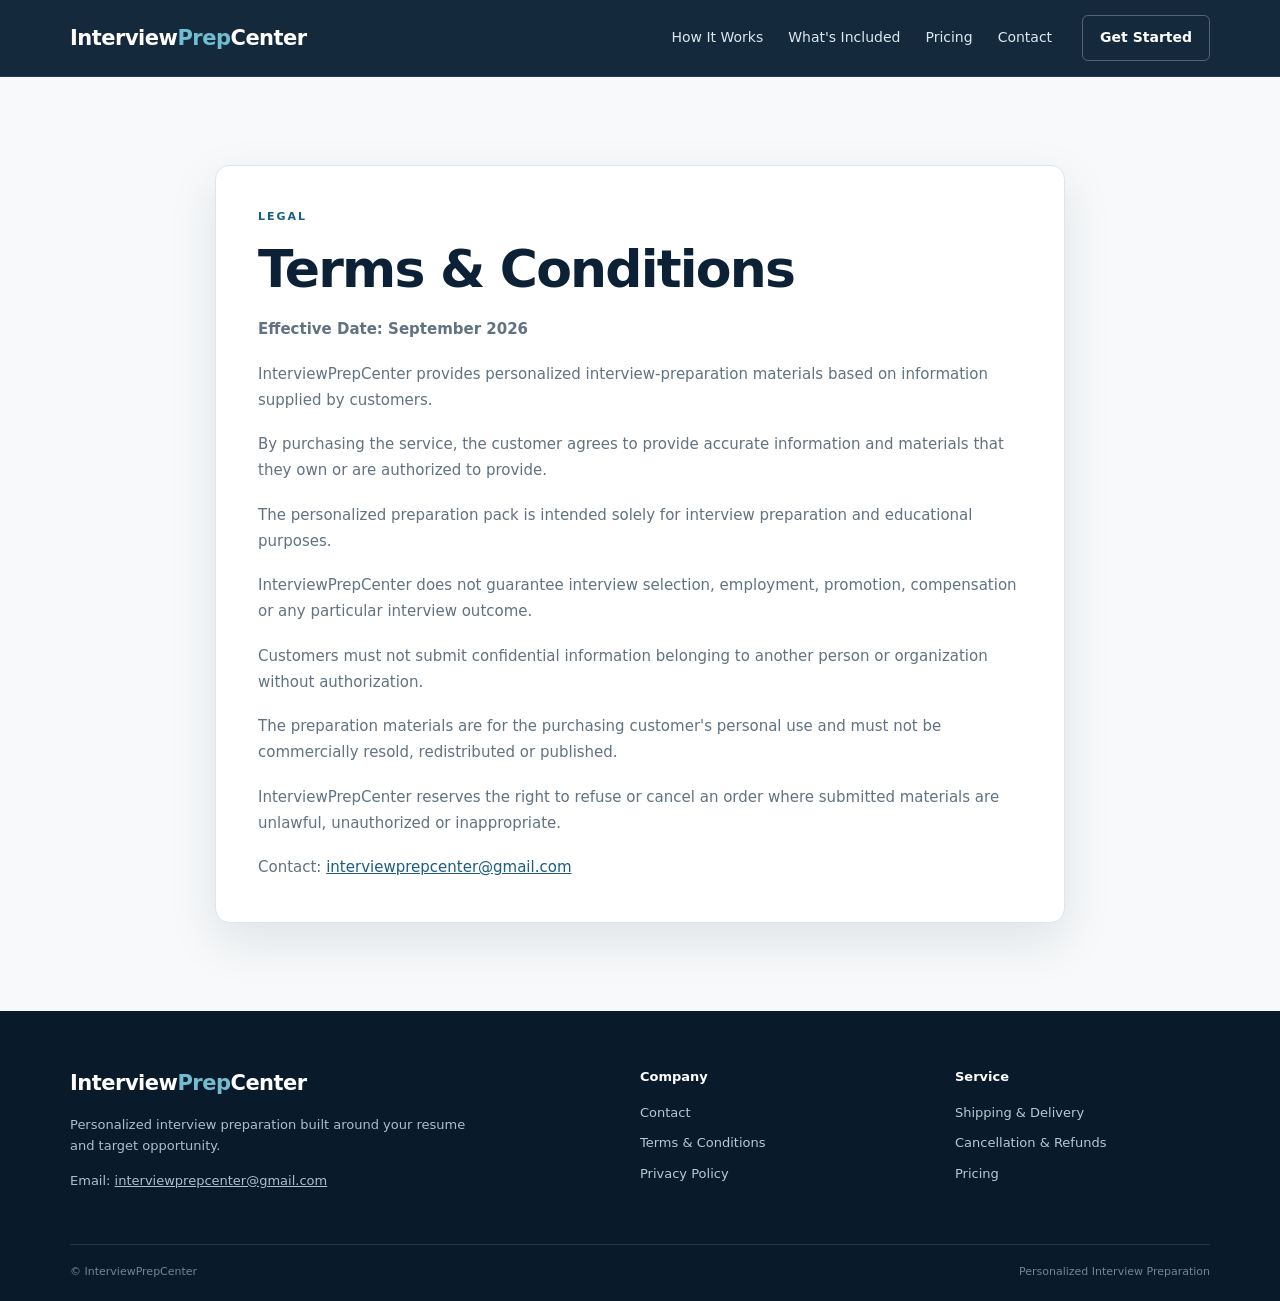
<file: terms.html>
<!doctype html>
<html lang="en">
<head>
  <meta charset="utf-8">
  <meta name="viewport" content="width=device-width,initial-scale=1">
  <title>Terms & Conditions — InterviewPrepCenter</title>
  <meta name="description" content="Terms and conditions for the InterviewPrepCenter personalized interview-preparation service.">
  <link rel="stylesheet" href="style.css">
</head>
<body>
<header class="site-header">
  <nav class="nav container">
    <a class="logo" href="index.html">Interview<span>Prep</span>Center</a>
    <div class="nav-links">
      <a href="index.html#how">How It Works</a>
      <a href="index.html#included">What's Included</a>
      <a href="index.html#pricing">Pricing</a>
      <a href="contact.html">Contact</a>
    </div>
    <a class="nav-cta" href="index.html#pricing">Get Started</a>
  </nav>
</header>

<main>
  <section class="section page-section">
  <div class="container narrow">
    <article class="page-card policy">
      <div class="eyebrow">LEGAL</div>
      <h1>Terms &amp; Conditions</h1>
      <p><strong>Effective Date: September 2026</strong></p>
      <p>InterviewPrepCenter provides personalized interview-preparation materials based on information supplied by customers.</p>
      <p>By purchasing the service, the customer agrees to provide accurate information and materials that they own or are authorized to provide.</p>
      <p>The personalized preparation pack is intended solely for interview preparation and educational purposes.</p>
      <p>InterviewPrepCenter does not guarantee interview selection, employment, promotion, compensation or any particular interview outcome.</p>
      <p>Customers must not submit confidential information belonging to another person or organization without authorization.</p>
      <p>The preparation materials are for the purchasing customer's personal use and must not be commercially resold, redistributed or published.</p>
      <p>InterviewPrepCenter reserves the right to refuse or cancel an order where submitted materials are unlawful, unauthorized or inappropriate.</p>
      <p>Contact: <a href="mailto:interviewprepcenter@gmail.com">interviewprepcenter@gmail.com</a></p>
    </article>
  </div>
</section>
</main>

<footer>
  <div class="container footer-grid">
    <div>
      <a class="logo footer-logo" href="index.html">Interview<span>Prep</span>Center</a>
      <p>Personalized interview preparation built around your resume and target opportunity.</p>
      <p>Email: <a href="mailto:interviewprepcenter@gmail.com">interviewprepcenter@gmail.com</a></p>
    </div>
    <div>
      <strong>Company</strong>
      <a href="contact.html">Contact</a>
      <a href="terms.html">Terms &amp; Conditions</a>
      <a href="privacy.html">Privacy Policy</a>
    </div>
    <div>
      <strong>Service</strong>
      <a href="shipping.html">Shipping &amp; Delivery</a>
      <a href="refund.html">Cancellation &amp; Refunds</a>
      <a href="index.html#pricing">Pricing</a>
    </div>
  </div>
  <div class="container footer-bottom">
    <span>© InterviewPrepCenter</span>
    <span>Personalized Interview Preparation</span>
  </div>
</footer>
</body>
</html>
</file>
<file: style.css>
:root{--ink:#12263a;--navy:#0c2135;--blue:#1b5d83;--cyan:#2c86a6;--gold:#b88a3b;--paper:#fff;--soft:#f3f7fa;--line:#dce5eb;--muted:#617282;--shadow:0 18px 50px rgba(15,42,64,.10)}
*{box-sizing:border-box}html{scroll-behavior:smooth}body{margin:0;font-family:Inter,ui-sans-serif,system-ui,-apple-system,BlinkMacSystemFont,"Segoe UI",Arial,sans-serif;color:var(--ink);background:#fff;line-height:1.65}a{color:inherit} .container{width:min(1140px,92%);margin:auto}.site-header{position:sticky;top:0;z-index:20;background:rgba(12,33,53,.96);backdrop-filter:blur(12px);color:#fff;border-bottom:1px solid rgba(255,255,255,.08)}.nav{min-height:76px;display:flex;align-items:center;gap:30px}.logo{font-size:21px;font-weight:800;letter-spacing:-.5px;text-decoration:none;white-space:nowrap}.logo span{color:#72bdd2}.nav-links{margin-left:auto;display:flex;gap:25px}.nav-links a{font-size:14px;text-decoration:none;color:#dce8ef}.nav-links a:hover{color:#fff}.nav-cta{padding:10px 17px;border:1px solid rgba(255,255,255,.28);border-radius:6px;text-decoration:none;font-size:14px;font-weight:700}.hero{background:linear-gradient(135deg,#f5f8fa 0%,#edf5f8 55%,#e7f0f4 100%);padding:92px 0 82px;border-bottom:1px solid var(--line)}.hero-grid{display:grid;grid-template-columns:1.08fr .92fr;gap:70px;align-items:center}.eyebrow{font-size:11px;letter-spacing:2px;font-weight:800;color:var(--blue);margin-bottom:15px}.hero h1{font-size:clamp(44px,6vw,70px);line-height:1.02;letter-spacing:-2.7px;color:var(--navy);margin:0 0 25px;max-width:780px}.hero h1 em{font-style:normal;color:var(--blue)}.hero-lead{font-size:21px;line-height:1.55;max-width:760px;margin:0 0 13px;color:#30495d}.hero-sub{font-size:16px;color:var(--muted);max-width:720px;margin:0}.hero-actions{display:flex;align-items:center;gap:25px;margin-top:31px}.btn{display:inline-flex;align-items:center;justify-content:center;gap:12px;border-radius:6px;padding:14px 22px;text-decoration:none;font-weight:800;font-size:15px;transition:.2s transform,.2s box-shadow}.btn:hover{transform:translateY(-1px);box-shadow:0 10px 25px rgba(20,65,92,.18)}.btn-primary{background:var(--blue);color:#fff!important}.btn-light{background:#fff;color:var(--navy)!important}.text-link{text-decoration:none;font-weight:700;font-size:14px;color:var(--navy)}.trust-row{display:flex;gap:20px;flex-wrap:wrap;margin-top:27px;color:#5e7280;font-size:12px;font-weight:700}.hero-panel{background:#fff;border:1px solid #d7e2e9;border-radius:12px;padding:25px;box-shadow:var(--shadow)}.panel-top{display:flex;justify-content:space-between;font-size:10px;letter-spacing:1.5px;font-weight:800;color:#6c7d89;padding-bottom:20px;border-bottom:1px solid var(--line)}.status{color:#39775f}.profile-line{display:flex;gap:14px;align-items:center;padding:22px 0}.avatar{width:46px;height:46px;border-radius:50%;background:#e5f0f4;color:var(--blue);display:grid;place-items:center;font-weight:900}.profile-line strong,.prep-list strong{display:block;color:var(--navy)}.profile-line small,.prep-list small{display:block;color:#748591;font-size:12px;margin-top:2px}.match-line{display:flex;align-items:center;gap:13px;font-size:12px;color:#476070}.match-bar{height:6px;flex:1;background:#e7eef2;border-radius:10px;overflow:hidden}.match-bar span{display:block;width:84%;height:100%;background:var(--cyan)}.prep-list{margin-top:20px}.prep-list>div{display:flex;gap:14px;padding:15px 0;border-top:1px solid #e8eef1}.prep-list>div>span{font-size:11px;font-weight:900;color:var(--gold);padding-top:2px}.prep-list p{margin:0}.proof-strip{background:#fff;border-bottom:1px solid var(--line)}.proof-grid{display:grid;grid-template-columns:repeat(4,1fr)}.proof-grid>div{padding:25px 20px;border-right:1px solid var(--line)}.proof-grid>div:first-child{padding-left:0}.proof-grid>div:last-child{border:0}.proof-grid strong{display:block;font-size:14px;color:var(--navy)}.proof-grid span{font-size:12px;color:var(--muted)}.section{padding:88px 0}.section-soft{background:var(--soft);border-top:1px solid #edf1f3;border-bottom:1px solid #edf1f3}.section-heading{max-width:720px;margin-bottom:43px}.section-heading h2,.audience h2,.pricing-copy h2,.final-cta h2,.important h2{font-size:38px;line-height:1.15;letter-spacing:-1.2px;color:var(--navy);margin:0 0 13px}.section-heading p,.audience p,.pricing-copy p,.important p{color:var(--muted);font-size:16px;margin:0}.steps{display:grid;grid-template-columns:repeat(4,1fr);gap:18px}.step{border-top:2px solid #c8d7df;padding:22px 4px}.step>span{font-size:11px;color:var(--gold);font-weight:900;letter-spacing:1px}.step h3{margin:16px 0 7px;color:var(--navy);font-size:18px}.step p{margin:0;color:var(--muted);font-size:14px}.feature-grid{display:grid;grid-template-columns:repeat(3,1fr);gap:18px}.feature{background:#fff;border:1px solid #dfe7ec;border-radius:8px;padding:27px;min-height:190px}.feature-icon{font-size:11px;font-weight:900;color:var(--gold);letter-spacing:1px}.feature h3{font-size:19px;color:var(--navy);margin:15px 0 7px}.feature p{font-size:14px;color:var(--muted);margin:0}.audience{background:#fff}.audience-grid{display:grid;grid-template-columns:1fr 1fr;gap:80px;align-items:center}.audience p+p{margin-top:14px}.role-cloud{display:flex;flex-wrap:wrap;gap:10px;justify-content:center;padding:28px}.role-cloud span{padding:11px 15px;border:1px solid #d5e1e7;border-radius:5px;background:#f8fbfc;color:#355265;font-size:13px;font-weight:700}.pricing-section{background:var(--navy);color:#fff}.pricing-wrap{display:grid;grid-template-columns:1fr 420px;gap:85px;align-items:center}.pricing-copy .eyebrow{color:#78b9cd}.pricing-copy h2{color:#fff}.pricing-copy p{color:#b9c9d3}.check-list{list-style:none;padding:0;margin:28px 0 0}.check-list li{position:relative;padding:8px 0 8px 27px;color:#dce7ed;font-size:14px}.check-list li:before{content:'✓';position:absolute;left:0;color:#7cc1d3;font-weight:900}.price-card{background:#fff;color:var(--navy);border-radius:10px;padding:34px;box-shadow:0 20px 60px rgba(0,0,0,.22)}.price-label{font-size:10px;letter-spacing:1.7px;font-weight:900;color:#71818b}.price{font-size:58px;font-weight:900;letter-spacing:-2px;margin-top:7px}.price-card>p{margin:0;color:var(--muted)}.price-divider{height:1px;background:var(--line);margin:23px 0}.delivery{font-size:13px;line-height:1.55;margin-bottom:22px!important}.btn-wide{width:100%}.secure-note{display:block;text-align:center;color:#7a8a94;font-size:11px;margin-top:12px}.faq{background:#fff}.narrow{max-width:850px}.faq details{border-top:1px solid var(--line);padding:19px 0}.faq details:last-child{border-bottom:1px solid var(--line)}.faq summary{cursor:pointer;font-weight:800;color:var(--navy);list-style:none}.faq summary::-webkit-details-marker{display:none}.faq summary:after{content:'+';float:right;color:var(--blue);font-size:20px}.faq details[open] summary:after{content:'−'}.faq details p{color:var(--muted);font-size:14px;margin:12px 0 0}.final-cta{background:#1b5d83;color:#fff;padding:50px 0}.final-cta-inner{display:flex;justify-content:space-between;align-items:center;gap:30px}.final-cta .eyebrow{color:#9dd2df}.final-cta h2{color:#fff;margin:0;font-size:32px}.important{padding:55px 0;background:#f7f9fa}.important h2{font-size:23px}.important p{font-size:13px}.site-header+.hero{}footer{background:#091b2b;color:#aebfca;padding:55px 0 20px}.footer-grid{display:grid;grid-template-columns:2fr 1fr 1fr;gap:60px}.footer-logo{color:#fff}.footer-grid p{font-size:13px;max-width:410px}.footer-grid strong{display:block;color:#fff;font-size:13px;margin-bottom:14px}.footer-grid>div>a:not(.logo){display:block;font-size:13px;text-decoration:none;margin:9px 0;color:#b9c8d0}.footer-grid a:hover{color:#fff}.footer-bottom{border-top:1px solid rgba(255,255,255,.12);margin-top:40px;padding-top:18px;display:flex;justify-content:space-between;font-size:11px;color:#738692}@media(max-width:900px){.hero-grid,.audience-grid,.pricing-wrap{grid-template-columns:1fr}.hero-grid{gap:45px}.pricing-wrap{gap:45px}.steps{grid-template-columns:repeat(2,1fr)}.feature-grid{grid-template-columns:repeat(2,1fr)}.proof-grid{grid-template-columns:repeat(2,1fr)}.proof-grid>div:nth-child(2){border-right:0}.proof-grid>div:nth-child(3){padding-left:0;border-top:1px solid var(--line)}.proof-grid>div:nth-child(4){border-top:1px solid var(--line)}}@media(max-width:680px){.nav-links{display:none}.nav{justify-content:space-between}.hero{padding:65px 0}.hero h1{font-size:43px;letter-spacing:-1.8px}.hero-actions{align-items:flex-start;flex-direction:column;gap:16px}.proof-grid,.steps,.feature-grid{grid-template-columns:1fr}.proof-grid>div{border-right:0!important;border-top:1px solid var(--line)}.proof-grid>div:first-child{border-top:0;padding-left:20px}.section{padding:65px 0}.section-heading h2,.audience h2,.pricing-copy h2{font-size:32px}.footer-grid{grid-template-columns:1fr;gap:30px}.footer-bottom{display:block}.footer-bottom span{display:block;margin:5px 0}.final-cta-inner{align-items:flex-start;flex-direction:column}}


/* ============================================================
   Secondary pages: Contact + Legal
   Keep the same header/footer/navigation as the main site.
   ============================================================ */
.page-section{
  min-height:62vh;
  background:#f7f9fa;
}
.page-card{
  background:var(--paper);
  border:1px solid var(--line);
  border-radius:14px;
  padding:42px;
  box-shadow:var(--shadow);
}
.page-card h1{
  color:var(--navy);
  font-size:clamp(34px,5vw,52px);
  line-height:1.1;
  letter-spacing:-1.8px;
  margin:0 0 18px;
}
.page-lead{
  font-size:18px;
  color:#30495d;
  line-height:1.65;
}
.page-card p{
  color:var(--muted);
  line-height:1.75;
}
.page-card a{
  color:var(--blue);
}
.page-email{
  font-size:18px;
  font-weight:800;
  margin:24px 0;
}
.page-actions{
  display:flex;
  align-items:center;
  flex-wrap:wrap;
  gap:22px;
  margin-top:28px;
}
.policy p{
  font-size:15px;
  margin:0 0 18px;
}
.policy p:last-child{
  margin-bottom:0;
}
@media(max-width:680px){
  .page-card{padding:28px 22px}
  .page-card h1{font-size:36px}
  .page-actions{
    align-items:flex-start;
    flex-direction:column;
    gap:14px;
  }
}
</file>
